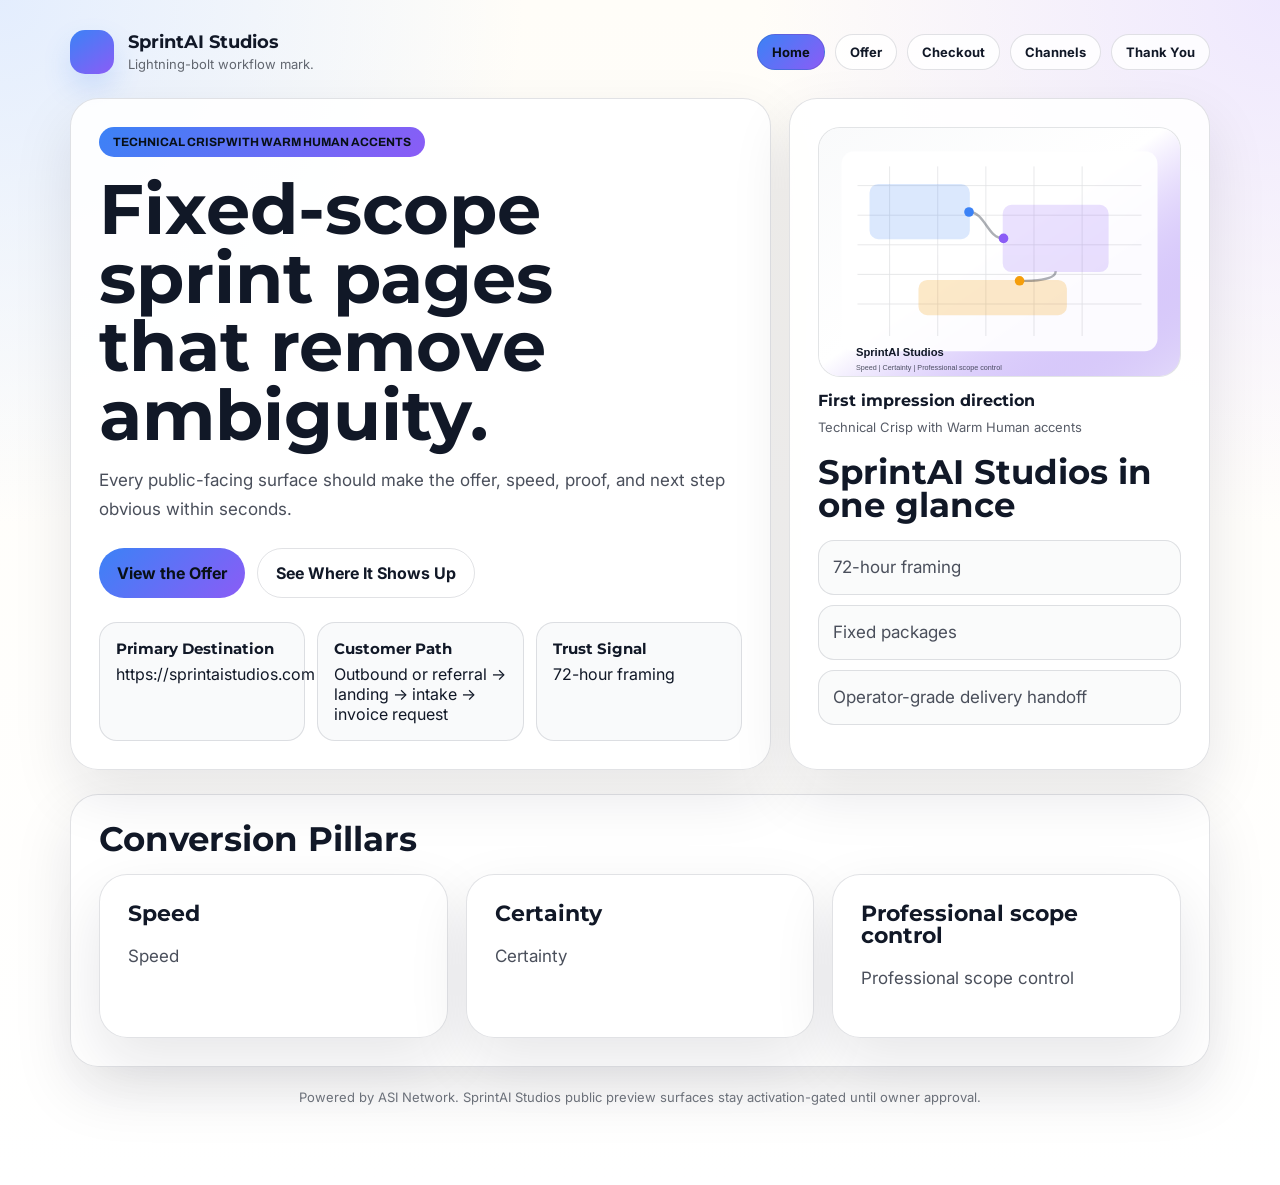
<file: index.html>
<!doctype html>
<html>
<head>
  <meta charset="utf-8" />
  <meta name="viewport" content="width=device-width, initial-scale=1" />
  <title>SprintAI Studios | Home</title>
  <link rel="preconnect" href="https://fonts.googleapis.com" /><link rel="preconnect" href="https://fonts.gstatic.com" crossorigin /><link href="https://fonts.googleapis.com/css2?family=Montserrat:wght@400;500;600;700;800&family=Inter:wght@400;500;600;700;800&family=Archivo:wght@400;500;600;700;800&display=swap" rel="stylesheet" />
  <link rel="stylesheet" href="./styles.css" />
</head>
<body class="mode-technical">
  <main class="page">
    <header class="header">
      <a class="brand" href="./index.html">
        <span class="brand-mark"></span>
        <span class="brand-copy">
          <strong>SprintAI Studios</strong>
          <span>Lightning-bolt workflow mark.</span>
        </span>
      </a>
      <nav class="nav">
        <a class='button primary' href='index.html'>Home</a>
        <a class='button ghost' href='offer.html'>Offer</a>
        <a class='button ghost' href='checkout.html'>Checkout</a>
        <a class='button ghost' href='channels.html'>Channels</a>
        <a class='button ghost' href='thank-you.html'>Thank You</a>
      </nav>
    </header>

    <section class="hero">
      <article class="hero-card">
        <div class="eyebrow">Technical Crisp with Warm Human accents</div>
        <h1>Fixed-scope sprint pages that remove ambiguity.</h1>
        <p>Every public-facing surface should make the offer, speed, proof, and next step obvious within seconds.</p>
        <div class="actions">
          <a class="button primary" href="./offer.html">View the Offer</a>
          <a class="button ghost" href="./channels.html">See Where It Shows Up</a>
        </div>
        <div class="meta">
          <div class="meta-card">
            <strong>Primary Destination</strong>
            <span>https://sprintaistudios.com</span>
          </div>
          <div class="meta-card">
            <strong>Customer Path</strong>
            <span>Outbound or referral -&gt; landing -&gt; intake -&gt; invoice request</span>
          </div>

          <div class="meta-card">
            <strong>Trust Signal</strong>
            <span>72-hour framing</span>
          </div>
        </div>
      </article>
      <aside class="visual-side">

      <figure class="visual-board visual-technical">
        <img class="visual-img" src="[data-uri]" alt="SprintAI Studios homepage visual system" loading="eager" />
        <figcaption>
          <strong>First impression direction</strong>
          <span>Technical Crisp with Warm Human accents</span>
        </figcaption>
      </figure>

        <h2>SprintAI Studios in one glance</h2>
        <ul class="proof-points"><li>72-hour framing</li><li>Fixed packages</li><li>Operator-grade delivery handoff</li></ul>
      </aside>
    </section>
    <section class="panel" style="margin-top:24px;">
      <h2>Conversion Pillars</h2>
      <div class="grid-three" style="margin-top:18px;">
        <article class='offer-card'><h3>Speed</h3><p>Speed</p></article><article class='offer-card'><h3>Certainty</h3><p>Certainty</p></article><article class='offer-card'><h3>Professional scope control</h3><p>Professional scope control</p></article>
      </div>
    </section>

    <div class="footer-note">Powered by ASI Network. SprintAI Studios public preview surfaces stay activation-gated until owner approval.</div>
  </main>
</body>
</html>
</file>
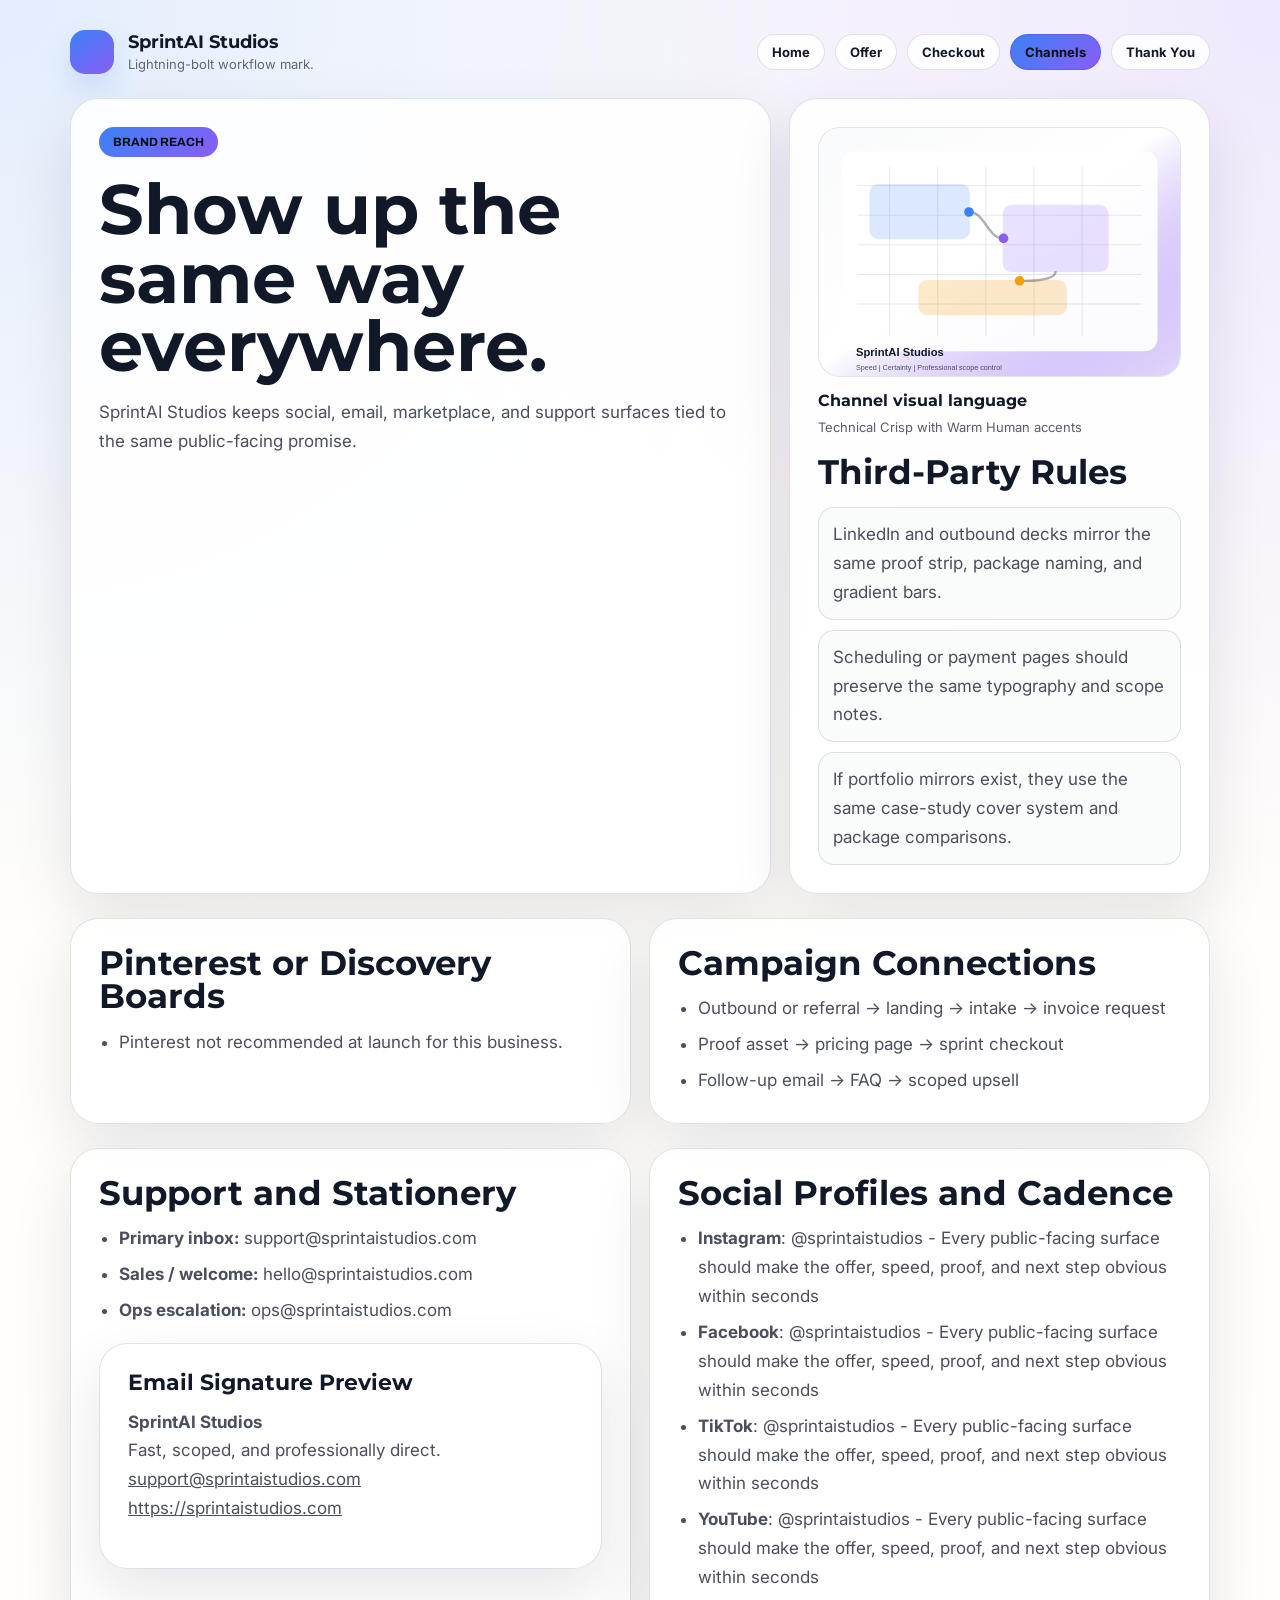
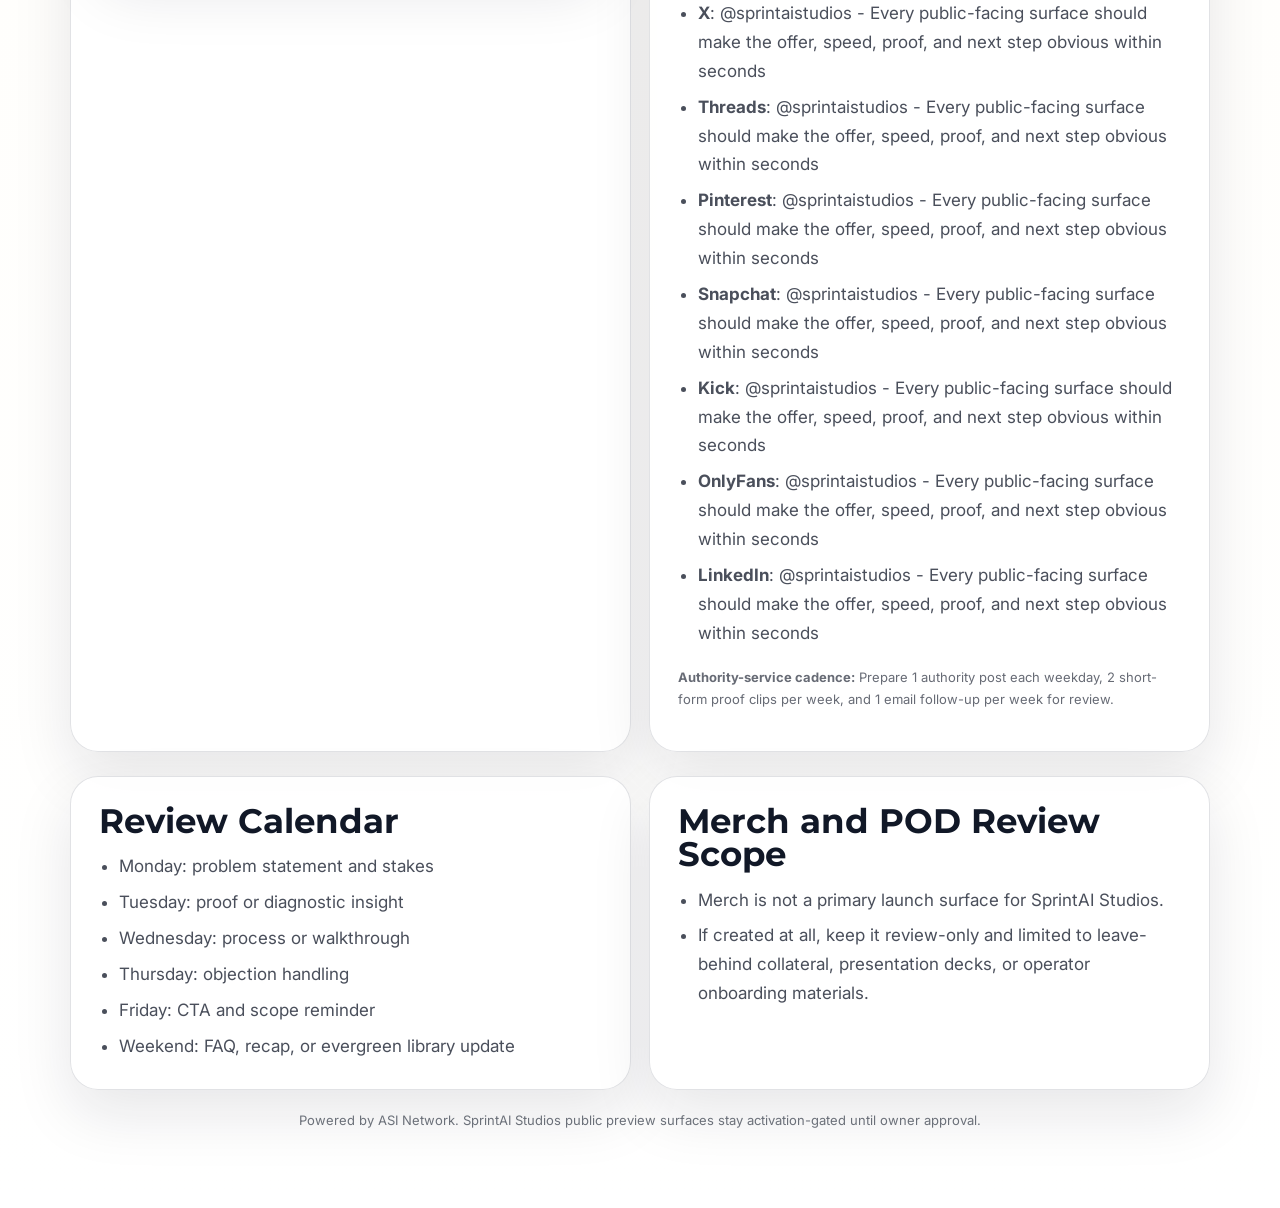
<file: channels.html>
<!doctype html>
<html>
<head>
  <meta charset="utf-8" />
  <meta name="viewport" content="width=device-width, initial-scale=1" />
  <title>SprintAI Studios | Channels</title>
  <link rel="preconnect" href="https://fonts.googleapis.com" /><link rel="preconnect" href="https://fonts.gstatic.com" crossorigin /><link href="https://fonts.googleapis.com/css2?family=Montserrat:wght@400;500;600;700;800&family=Inter:wght@400;500;600;700;800&family=Archivo:wght@400;500;600;700;800&display=swap" rel="stylesheet" />
  <link rel="stylesheet" href="./styles.css" />
</head>
<body class="mode-technical">
  <main class="page">
    <header class="header">
      <a class="brand" href="./index.html">
        <span class="brand-mark"></span>
        <span class="brand-copy">
          <strong>SprintAI Studios</strong>
          <span>Lightning-bolt workflow mark.</span>
        </span>
      </a>
      <nav class="nav">
        <a class='button ghost' href='index.html'>Home</a>
        <a class='button ghost' href='offer.html'>Offer</a>
        <a class='button ghost' href='checkout.html'>Checkout</a>
        <a class='button primary' href='channels.html'>Channels</a>
        <a class='button ghost' href='thank-you.html'>Thank You</a>
      </nav>
    </header>

    <section class="hero">
      <article class="hero-card">
        <div class="eyebrow">Brand Reach</div>
        <h1>Show up the same way everywhere.</h1>
        <p>SprintAI Studios keeps social, email, marketplace, and support surfaces tied to the same public-facing promise.</p>
      </article>
      <aside class="visual-side">

      <figure class="visual-board visual-technical">
        <img class="visual-img" src="[data-uri]" alt="SprintAI Studios channels visual system" loading="eager" />
        <figcaption>
          <strong>Channel visual language</strong>
          <span>Technical Crisp with Warm Human accents</span>
        </figcaption>
      </figure>

        <h2>Third-Party Rules</h2>
        <ul class="proof-points"><li>LinkedIn and outbound decks mirror the same proof strip, package naming, and gradient bars.</li><li>Scheduling or payment pages should preserve the same typography and scope notes.</li><li>If portfolio mirrors exist, they use the same case-study cover system and package comparisons.</li></ul>
      </aside>
    </section>
    <section class="grid-two" style="margin-top:24px;">
      <section class="panel">
        <h2>Pinterest or Discovery Boards</h2>
        <ul><li>Pinterest not recommended at launch for this business.</li></ul>
      </section>
      <section class="panel">
        <h2>Campaign Connections</h2>
        <ul><li>Outbound or referral -&gt; landing -&gt; intake -&gt; invoice request</li><li>Proof asset -&gt; pricing page -&gt; sprint checkout</li><li>Follow-up email -&gt; FAQ -&gt; scoped upsell</li></ul>
      </section>
    </section>
    <section class="grid-two" style="margin-top:24px;">
      <section class="panel">
        <h2>Support and Stationery</h2>
        <ul>
          <li><strong>Primary inbox:</strong> support@sprintaistudios.com</li>
          <li><strong>Sales / welcome:</strong> hello@sprintaistudios.com</li>
          <li><strong>Ops escalation:</strong> ops@sprintaistudios.com</li>
        </ul>
        <div class="offer-card" style="margin-top:18px;">
          <h3>Email Signature Preview</h3>
          <p style="margin-top:14px;"><strong>SprintAI Studios</strong><br />Fast, scoped, and professionally direct.<br /><a href="mailto:support@sprintaistudios.com">support@sprintaistudios.com</a><br /><a href="https://sprintaistudios.com">https://sprintaistudios.com</a></p>
        </div>
      </section>
      <section class="panel">
        <h2>Social Profiles and Cadence</h2>
        <ul><li><strong>Instagram</strong>: @sprintaistudios - Every public-facing surface should make the offer, speed, proof, and next step obvious within seconds</li><li><strong>Facebook</strong>: @sprintaistudios - Every public-facing surface should make the offer, speed, proof, and next step obvious within seconds</li><li><strong>TikTok</strong>: @sprintaistudios - Every public-facing surface should make the offer, speed, proof, and next step obvious within seconds</li><li><strong>YouTube</strong>: @sprintaistudios - Every public-facing surface should make the offer, speed, proof, and next step obvious within seconds</li><li><strong>X</strong>: @sprintaistudios - Every public-facing surface should make the offer, speed, proof, and next step obvious within seconds</li><li><strong>Threads</strong>: @sprintaistudios - Every public-facing surface should make the offer, speed, proof, and next step obvious within seconds</li><li><strong>Pinterest</strong>: @sprintaistudios - Every public-facing surface should make the offer, speed, proof, and next step obvious within seconds</li><li><strong>Snapchat</strong>: @sprintaistudios - Every public-facing surface should make the offer, speed, proof, and next step obvious within seconds</li><li><strong>Kick</strong>: @sprintaistudios - Every public-facing surface should make the offer, speed, proof, and next step obvious within seconds</li><li><strong>OnlyFans</strong>: @sprintaistudios - Every public-facing surface should make the offer, speed, proof, and next step obvious within seconds</li><li><strong>LinkedIn</strong>: @sprintaistudios - Every public-facing surface should make the offer, speed, proof, and next step obvious within seconds</li></ul>
        <p class="micro" style="margin-top:18px;"><strong>Authority-service cadence:</strong> Prepare 1 authority post each weekday, 2 short-form proof clips per week, and 1 email follow-up per week for review.</p>
      </section>
    </section>
    <section class="grid-two" style="margin-top:24px;">
      <section class="panel">
        <h2>Review Calendar</h2>
        <ul><li>Monday: problem statement and stakes</li><li>Tuesday: proof or diagnostic insight</li><li>Wednesday: process or walkthrough</li><li>Thursday: objection handling</li><li>Friday: CTA and scope reminder</li><li>Weekend: FAQ, recap, or evergreen library update</li></ul>
      </section>
      <section class="panel">
        <h2>Merch and POD Review Scope</h2>
        <ul><li>Merch is not a primary launch surface for SprintAI Studios.</li><li>If created at all, keep it review-only and limited to leave-behind collateral, presentation decks, or operator onboarding materials.</li></ul>
      </section>
    </section>

    <div class="footer-note">Powered by ASI Network. SprintAI Studios public preview surfaces stay activation-gated until owner approval.</div>
  </main>
</body>
</html>
</file>
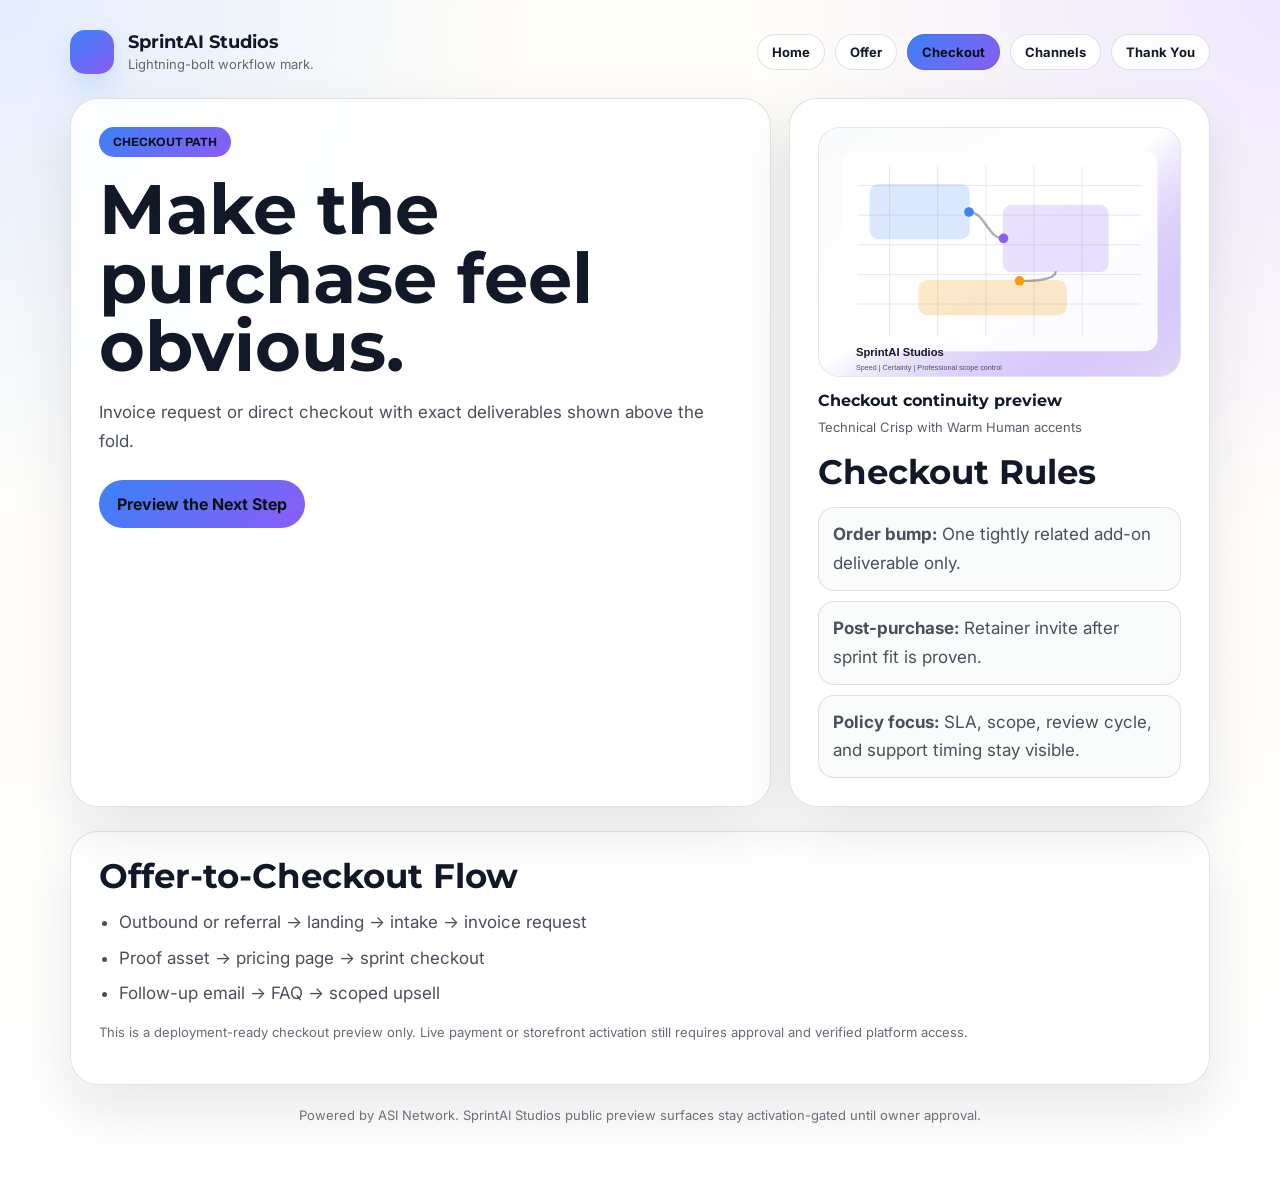
<file: checkout.html>
<!doctype html>
<html>
<head>
  <meta charset="utf-8" />
  <meta name="viewport" content="width=device-width, initial-scale=1" />
  <title>SprintAI Studios | Checkout</title>
  <link rel="preconnect" href="https://fonts.googleapis.com" /><link rel="preconnect" href="https://fonts.gstatic.com" crossorigin /><link href="https://fonts.googleapis.com/css2?family=Montserrat:wght@400;500;600;700;800&family=Inter:wght@400;500;600;700;800&family=Archivo:wght@400;500;600;700;800&display=swap" rel="stylesheet" />
  <link rel="stylesheet" href="./styles.css" />
</head>
<body class="mode-technical">
  <main class="page">
    <header class="header">
      <a class="brand" href="./index.html">
        <span class="brand-mark"></span>
        <span class="brand-copy">
          <strong>SprintAI Studios</strong>
          <span>Lightning-bolt workflow mark.</span>
        </span>
      </a>
      <nav class="nav">
        <a class='button ghost' href='index.html'>Home</a>
        <a class='button ghost' href='offer.html'>Offer</a>
        <a class='button primary' href='checkout.html'>Checkout</a>
        <a class='button ghost' href='channels.html'>Channels</a>
        <a class='button ghost' href='thank-you.html'>Thank You</a>
      </nav>
    </header>

    <section class="hero">
      <article class="hero-card">
        <div class="eyebrow">Checkout Path</div>
        <h1>Make the purchase feel obvious.</h1>
        <p>Invoice request or direct checkout with exact deliverables shown above the fold.</p>
        <div class="actions">
          <a class="button primary" href="./thank-you.html">Preview the Next Step</a>
        </div>
      </article>
      <aside class="visual-side">

      <figure class="visual-board visual-technical">
        <img class="visual-img" src="[data-uri]" alt="SprintAI Studios checkout visual system" loading="eager" />
        <figcaption>
          <strong>Checkout continuity preview</strong>
          <span>Technical Crisp with Warm Human accents</span>
        </figcaption>
      </figure>

        <h2>Checkout Rules</h2>
        <ul class="proof-points">
          <li><strong>Order bump:</strong> One tightly related add-on deliverable only.</li>
          <li><strong>Post-purchase:</strong> Retainer invite after sprint fit is proven.</li>
          <li><strong>Policy focus:</strong> SLA, scope, review cycle, and support timing stay visible.</li>
        </ul>
      </aside>
    </section>
    <section class="panel" style="margin-top:24px;">
      <h2>Offer-to-Checkout Flow</h2>
      <ul><li>Outbound or referral -&gt; landing -&gt; intake -&gt; invoice request</li><li>Proof asset -&gt; pricing page -&gt; sprint checkout</li><li>Follow-up email -&gt; FAQ -&gt; scoped upsell</li></ul>
      <p class="micro">This is a deployment-ready checkout preview only. Live payment or storefront activation still requires approval and verified platform access.</p>
    </section>

    <div class="footer-note">Powered by ASI Network. SprintAI Studios public preview surfaces stay activation-gated until owner approval.</div>
  </main>
</body>
</html>
</file>
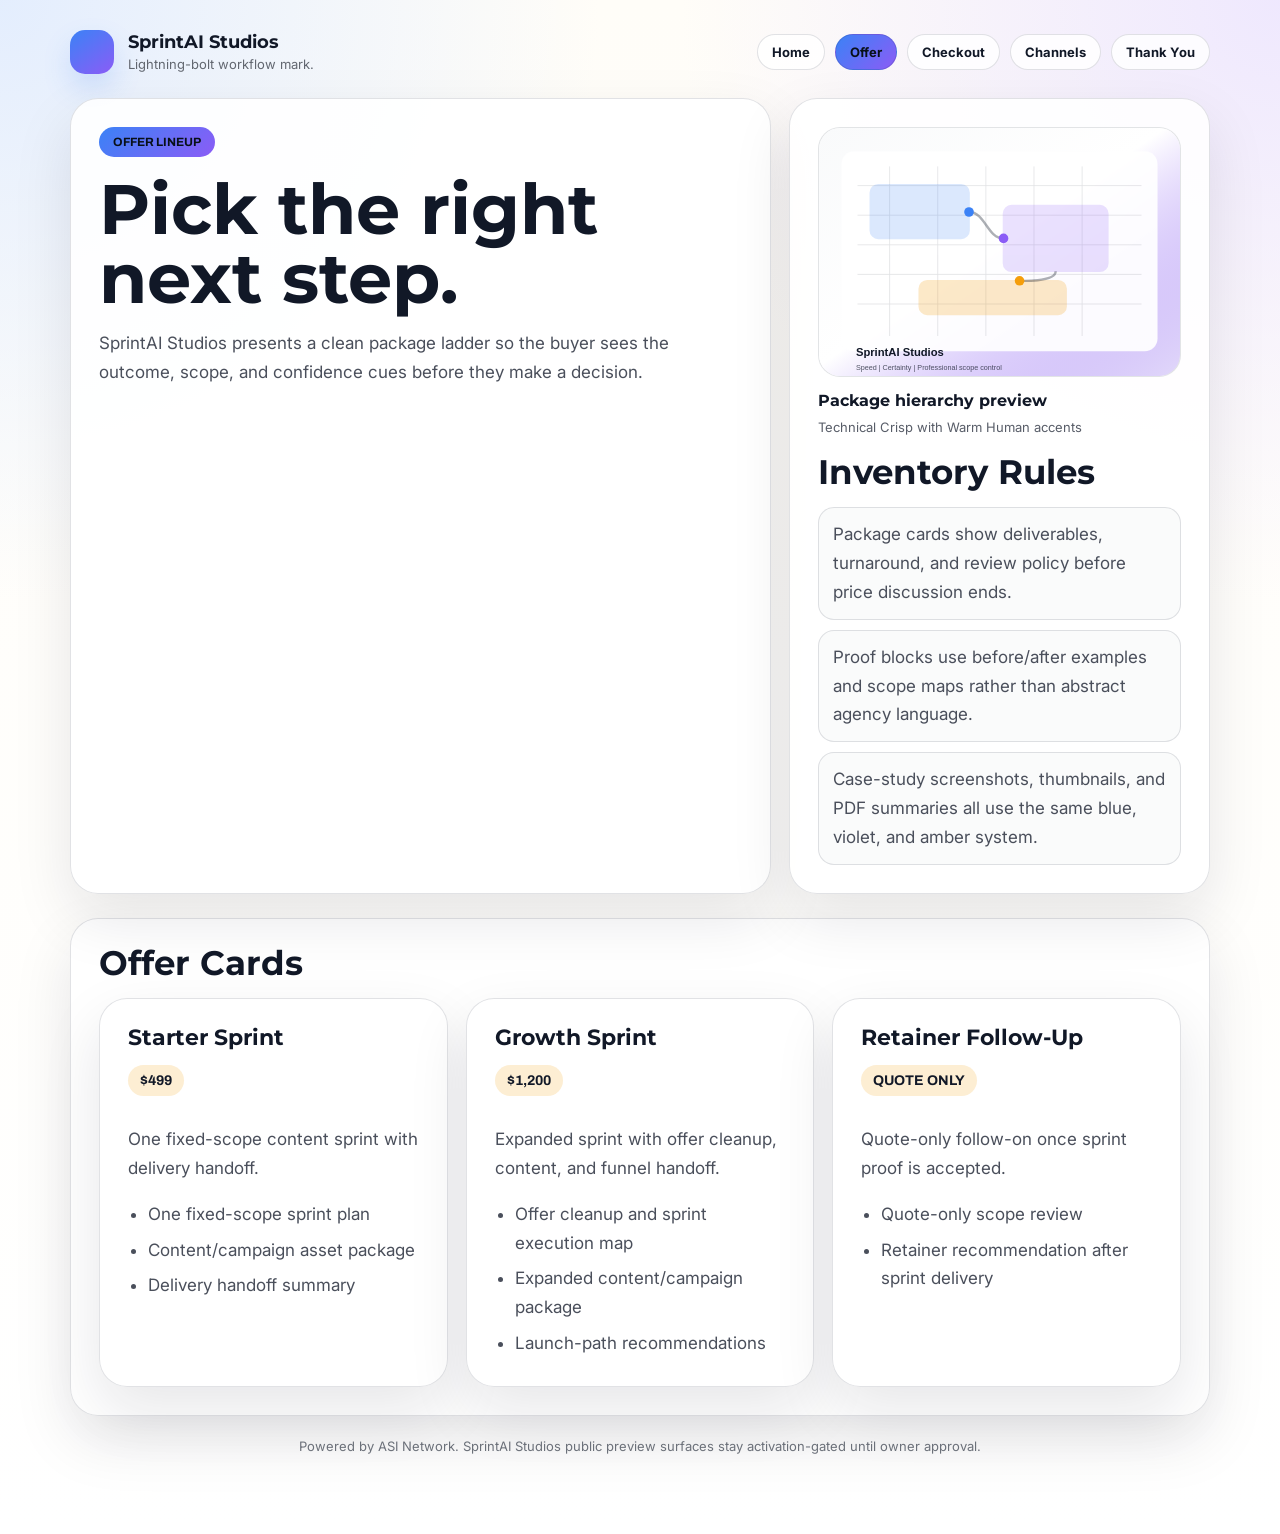
<file: offer.html>
<!doctype html>
<html>
<head>
  <meta charset="utf-8" />
  <meta name="viewport" content="width=device-width, initial-scale=1" />
  <title>SprintAI Studios | Offer</title>
  <link rel="preconnect" href="https://fonts.googleapis.com" /><link rel="preconnect" href="https://fonts.gstatic.com" crossorigin /><link href="https://fonts.googleapis.com/css2?family=Montserrat:wght@400;500;600;700;800&family=Inter:wght@400;500;600;700;800&family=Archivo:wght@400;500;600;700;800&display=swap" rel="stylesheet" />
  <link rel="stylesheet" href="./styles.css" />
</head>
<body class="mode-technical">
  <main class="page">
    <header class="header">
      <a class="brand" href="./index.html">
        <span class="brand-mark"></span>
        <span class="brand-copy">
          <strong>SprintAI Studios</strong>
          <span>Lightning-bolt workflow mark.</span>
        </span>
      </a>
      <nav class="nav">
        <a class='button ghost' href='index.html'>Home</a>
        <a class='button primary' href='offer.html'>Offer</a>
        <a class='button ghost' href='checkout.html'>Checkout</a>
        <a class='button ghost' href='channels.html'>Channels</a>
        <a class='button ghost' href='thank-you.html'>Thank You</a>
      </nav>
    </header>

    <section class="hero">
      <article class="hero-card">
        <div class="eyebrow">Offer Lineup</div>
        <h1>Pick the right next step.</h1>
        <p>SprintAI Studios presents a clean package ladder so the buyer sees the outcome, scope, and confidence cues before they make a decision.</p>
      </article>
      <aside class="visual-side">

      <figure class="visual-board visual-technical">
        <img class="visual-img" src="[data-uri]" alt="SprintAI Studios offer visual system" loading="eager" />
        <figcaption>
          <strong>Package hierarchy preview</strong>
          <span>Technical Crisp with Warm Human accents</span>
        </figcaption>
      </figure>

        <h2>Inventory Rules</h2>
        <ul class="proof-points"><li>Package cards show deliverables, turnaround, and review policy before price discussion ends.</li><li>Proof blocks use before/after examples and scope maps rather than abstract agency language.</li><li>Case-study screenshots, thumbnails, and PDF summaries all use the same blue, violet, and amber system.</li></ul>
      </aside>
    </section>
    <section class="panel" style="margin-top:24px;">
      <h2>Offer Cards</h2>
      <div class="offer-grid" style="margin-top:18px;"><article class='offer-card'><h3>Starter Sprint</h3><div class='price'>$499</div><p>One fixed-scope content sprint with delivery handoff.</p><ul><li>One fixed-scope sprint plan</li><li>Content/campaign asset package</li><li>Delivery handoff summary</li></ul></article><article class='offer-card'><h3>Growth Sprint</h3><div class='price'>$1,200</div><p>Expanded sprint with offer cleanup, content, and funnel handoff.</p><ul><li>Offer cleanup and sprint execution map</li><li>Expanded content/campaign package</li><li>Launch-path recommendations</li></ul></article><article class='offer-card'><h3>Retainer Follow-Up</h3><div class='price'>Quote only</div><p>Quote-only follow-on once sprint proof is accepted.</p><ul><li>Quote-only scope review</li><li>Retainer recommendation after sprint delivery</li></ul></article></div>
    </section>

    <div class="footer-note">Powered by ASI Network. SprintAI Studios public preview surfaces stay activation-gated until owner approval.</div>
  </main>
</body>
</html>
</file>
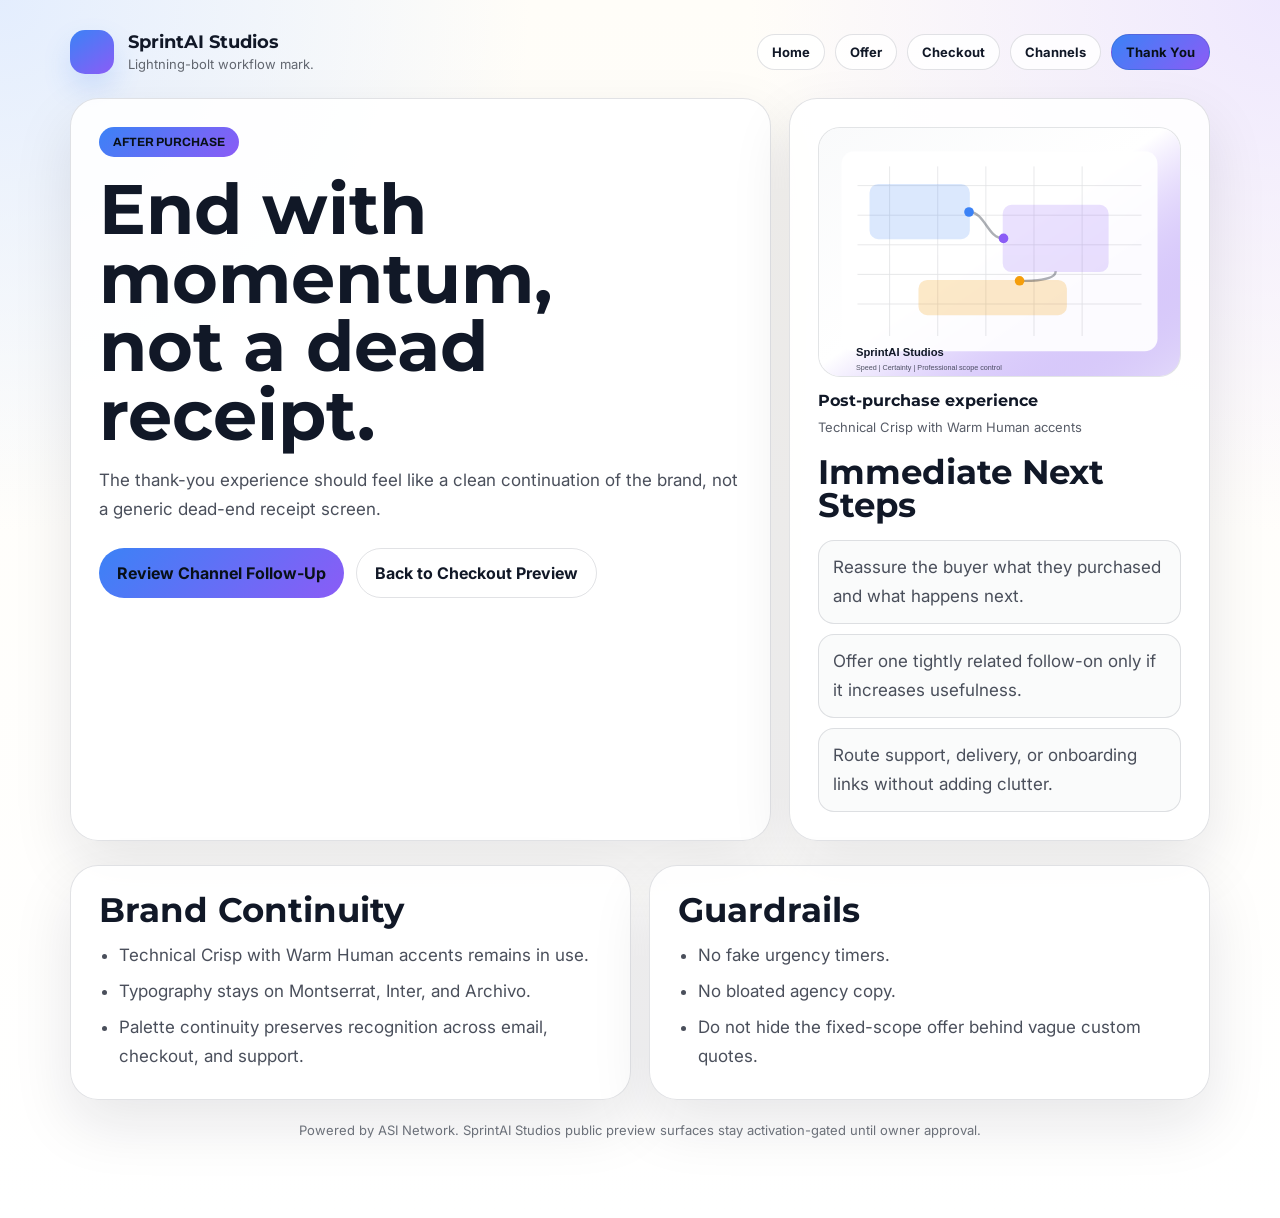
<file: thank-you.html>
<!doctype html>
<html>
<head>
  <meta charset="utf-8" />
  <meta name="viewport" content="width=device-width, initial-scale=1" />
  <title>SprintAI Studios | Thank You</title>
  <link rel="preconnect" href="https://fonts.googleapis.com" /><link rel="preconnect" href="https://fonts.gstatic.com" crossorigin /><link href="https://fonts.googleapis.com/css2?family=Montserrat:wght@400;500;600;700;800&family=Inter:wght@400;500;600;700;800&family=Archivo:wght@400;500;600;700;800&display=swap" rel="stylesheet" />
  <link rel="stylesheet" href="./styles.css" />
</head>
<body class="mode-technical">
  <main class="page">
    <header class="header">
      <a class="brand" href="./index.html">
        <span class="brand-mark"></span>
        <span class="brand-copy">
          <strong>SprintAI Studios</strong>
          <span>Lightning-bolt workflow mark.</span>
        </span>
      </a>
      <nav class="nav">
        <a class='button ghost' href='index.html'>Home</a>
        <a class='button ghost' href='offer.html'>Offer</a>
        <a class='button ghost' href='checkout.html'>Checkout</a>
        <a class='button ghost' href='channels.html'>Channels</a>
        <a class='button primary' href='thank-you.html'>Thank You</a>
      </nav>
    </header>

    <section class="hero">
      <article class="hero-card">
        <div class="eyebrow">After Purchase</div>
        <h1>End with momentum, not a dead receipt.</h1>
        <p>The thank-you experience should feel like a clean continuation of the brand, not a generic dead-end receipt screen.</p>
        <div class="actions">
          <a class="button primary" href="./channels.html">Review Channel Follow-Up</a>
          <a class="button ghost" href="./checkout.html">Back to Checkout Preview</a>
        </div>
      </article>
      <aside class="visual-side">

      <figure class="visual-board visual-technical">
        <img class="visual-img" src="[data-uri]" alt="SprintAI Studios thank you visual system" loading="eager" />
        <figcaption>
          <strong>Post-purchase experience</strong>
          <span>Technical Crisp with Warm Human accents</span>
        </figcaption>
      </figure>

        <h2>Immediate Next Steps</h2>
        <ul class="proof-points">
          <li>Reassure the buyer what they purchased and what happens next.</li>
          <li>Offer one tightly related follow-on only if it increases usefulness.</li>
          <li>Route support, delivery, or onboarding links without adding clutter.</li>
        </ul>
      </aside>
    </section>
    <section class="grid-two" style="margin-top:24px;">
      <section class="panel">
        <h2>Brand Continuity</h2>
        <ul>
          <li>Technical Crisp with Warm Human accents remains in use.</li>
          <li>Typography stays on Montserrat, Inter, and Archivo.</li>
          <li>Palette continuity preserves recognition across email, checkout, and support.</li>
        </ul>
      </section>
      <section class="panel">
        <h2>Guardrails</h2>
        <ul><li>No fake urgency timers.</li><li>No bloated agency copy.</li><li>Do not hide the fixed-scope offer behind vague custom quotes.</li></ul>
      </section>
    </section>

    <div class="footer-note">Powered by ASI Network. SprintAI Studios public preview surfaces stay activation-gated until owner approval.</div>
  </main>
</body>
</html>
</file>
<file: styles.css>
:root {
  --primary: #3B82F6;
  --secondary: #8B5CF6;
  --accent: #F59E0B;
  --ink: #111827;
  --surface: #F9FAFB;
  --line: rgba(15, 23, 42, 0.12);
  --display: 'Montserrat', 'Avenir Next', 'Segoe UI', sans-serif;
  --body: 'Inter', 'Avenir Next', 'Segoe UI', sans-serif;
  --accent-font: 'Archivo', 'Avenir Next', 'Segoe UI', sans-serif;
}
* { box-sizing: border-box; }
body {
  margin: 0;
  font-family: var(--body);
  color: var(--ink);
  background:
    radial-gradient(circle at 0% 0%, color-mix(in srgb, var(--primary) 14%, white), transparent 30%),
    radial-gradient(circle at 100% 0%, color-mix(in srgb, var(--secondary) 14%, white), transparent 30%),
    linear-gradient(180deg, #fffdf8, #ffffff);
}
body.mode-editorial {
  background:
    linear-gradient(180deg, color-mix(in srgb, var(--accent) 12%, white), transparent 26%),
    repeating-linear-gradient(90deg, rgba(15,23,42,.035) 0, rgba(15,23,42,.035) 1px, transparent 1px, transparent 92px),
    linear-gradient(180deg, #fffdf8, #ffffff);
}
body.mode-luxury {
  background:
    linear-gradient(180deg, color-mix(in srgb, var(--surface) 94%, white), #ffffff 70%),
    linear-gradient(90deg, color-mix(in srgb, var(--primary) 8%, white), transparent);
}
body.mode-motion {
  background:
    linear-gradient(135deg, color-mix(in srgb, var(--primary) 12%, white) 0 24%, transparent 24% 100%),
    linear-gradient(180deg, #fffdf8, #ffffff);
}
body.mode-human {
  background:
    linear-gradient(180deg, color-mix(in srgb, var(--accent) 10%, white), transparent 28%),
    linear-gradient(180deg, #fffdf8, #ffffff);
}
body.mode-urgent {
  background:
    linear-gradient(180deg, color-mix(in srgb, var(--primary) 9%, white), transparent 28%),
    linear-gradient(180deg, #f9fbff, #ffffff);
}
a { color: inherit; }
.page { max-width: 1180px; margin: 0 auto; padding: 24px 20px 80px; }
.header { display: flex; flex-wrap: wrap; align-items: center; justify-content: space-between; gap: 12px; padding: 6px 0 24px; }
.brand { display: flex; align-items: center; gap: 14px; text-decoration: none; }
.brand-mark { width: 44px; height: 44px; border-radius: 15px; background: linear-gradient(145deg, var(--primary), var(--secondary)); box-shadow: 0 14px 28px color-mix(in srgb, var(--primary) 18%, transparent); }
.brand-copy strong { display: block; font-family: var(--display); font-size: 18px; line-height: 1; }
.brand-copy span { display: block; margin-top: 5px; font-size: 13px; color: color-mix(in srgb, var(--ink) 66%, white); }
.nav { display: flex; flex-wrap: wrap; gap: 10px; }
.nav a { border: 1px solid var(--line); border-radius: 999px; padding: 9px 14px; text-decoration: none; font-size: 13px; background: rgba(255,255,255,0.84); }
.hero,
.grid-two,
.grid-three,
.offer-grid { display: grid; gap: 18px; }
.hero { grid-template-columns: minmax(0, 1.25fr) minmax(280px, 0.75fr); align-items: stretch; }
.grid-two { grid-template-columns: repeat(2, minmax(0, 1fr)); }
.grid-three { grid-template-columns: repeat(3, minmax(0, 1fr)); }
.offer-grid { grid-template-columns: repeat(auto-fit, minmax(240px, 1fr)); }
.panel,
.hero-card,
.offer-card,
.visual-side { border: 1px solid var(--line); border-radius: 28px; background: rgba(255,255,255,0.88); box-shadow: 0 24px 60px rgba(15,23,42,0.1); }
.hero-card,
.panel,
.offer-card,
.visual-side { padding: 28px; }
.eyebrow { display: inline-flex; border-radius: 999px; padding: 8px 14px; background: linear-gradient(135deg, var(--primary), var(--secondary)); color: #081018; font-family: var(--accent-font); font-size: 12px; font-weight: 700; letter-spacing: 0; text-transform: uppercase; }
h1, h2, h3 { margin: 0; font-family: var(--display); line-height: 0.98; letter-spacing: 0; }
h1 { margin-top: 18px; font-size: clamp(40px, 7vw, 70px); max-width: 11ch; }
h2 { font-size: clamp(24px, 4vw, 34px); }
h3 { font-size: 22px; }
p, li { color: color-mix(in srgb, var(--ink) 76%, white); line-height: 1.7; font-size: 17px; }
.actions { display: flex; flex-wrap: wrap; gap: 12px; margin-top: 24px; }
.button { display: inline-flex; align-items: center; justify-content: center; text-decoration: none; border-radius: 999px; padding: 14px 18px; font-weight: 700; }
.button.primary { background: linear-gradient(135deg, var(--primary), var(--secondary)); color: #081018; }
.button.ghost { border: 1px solid var(--line); }
.meta { display: grid; gap: 12px; grid-template-columns: repeat(3, minmax(0, 1fr)); margin-top: 24px; }
.meta-card { border-radius: 18px; padding: 16px; background: color-mix(in srgb, var(--surface) 92%, white); border: 1px solid var(--line); }
.meta-card strong { display: block; font-family: var(--display); font-size: 15px; margin-bottom: 6px; }
.price { display: inline-block; margin: 16px 0 12px; padding: 8px 12px; border-radius: 999px; background: color-mix(in srgb, var(--accent) 18%, white); font-family: var(--accent-font); font-size: 14px; font-weight: 700; letter-spacing: 0; text-transform: uppercase; }
.micro { font-size: 13px; color: color-mix(in srgb, var(--ink) 64%, white); }
.visual-side { display: grid; gap: 18px; align-content: start; }
.visual-board { margin: 0; }
.visual-img {
  display: block;
  width: 100%;
  aspect-ratio: 1.45;
  object-fit: cover;
  border-radius: 22px;
  border: 1px solid rgba(15, 23, 42, 0.1);
  background: color-mix(in srgb, var(--surface) 90%, white);
}
.visual-board figcaption {
  display: grid;
  gap: 5px;
  margin-top: 12px;
  color: color-mix(in srgb, var(--ink) 70%, white);
  font-size: 13px;
  line-height: 1.5;
}
.visual-board strong { color: var(--ink); font-family: var(--display); font-size: 16px; }
.proof-points { display: grid; gap: 10px; margin-top: 0; padding-left: 0; list-style: none; }
.proof-points li { margin: 0; padding: 12px 14px; border-radius: 16px; background: color-mix(in srgb, var(--surface) 90%, white); border: 1px solid var(--line); }
ul { margin: 14px 0 0; padding-left: 20px; }
li + li { margin-top: 7px; }
.footer-note { margin-top: 22px; font-size: 13px; text-align: center; color: color-mix(in srgb, var(--ink) 62%, white); }
@media (max-width: 960px) {
  .hero, .grid-two, .grid-three, .meta { grid-template-columns: 1fr; }
  h1 { max-width: none; }
}
@media (max-width: 720px) {
  .page { padding: 18px 16px 72px; }
  .hero-card, .panel, .offer-card, .visual-side { padding: 22px; border-radius: 24px; }
  .button { width: 100%; }
}
</file>
